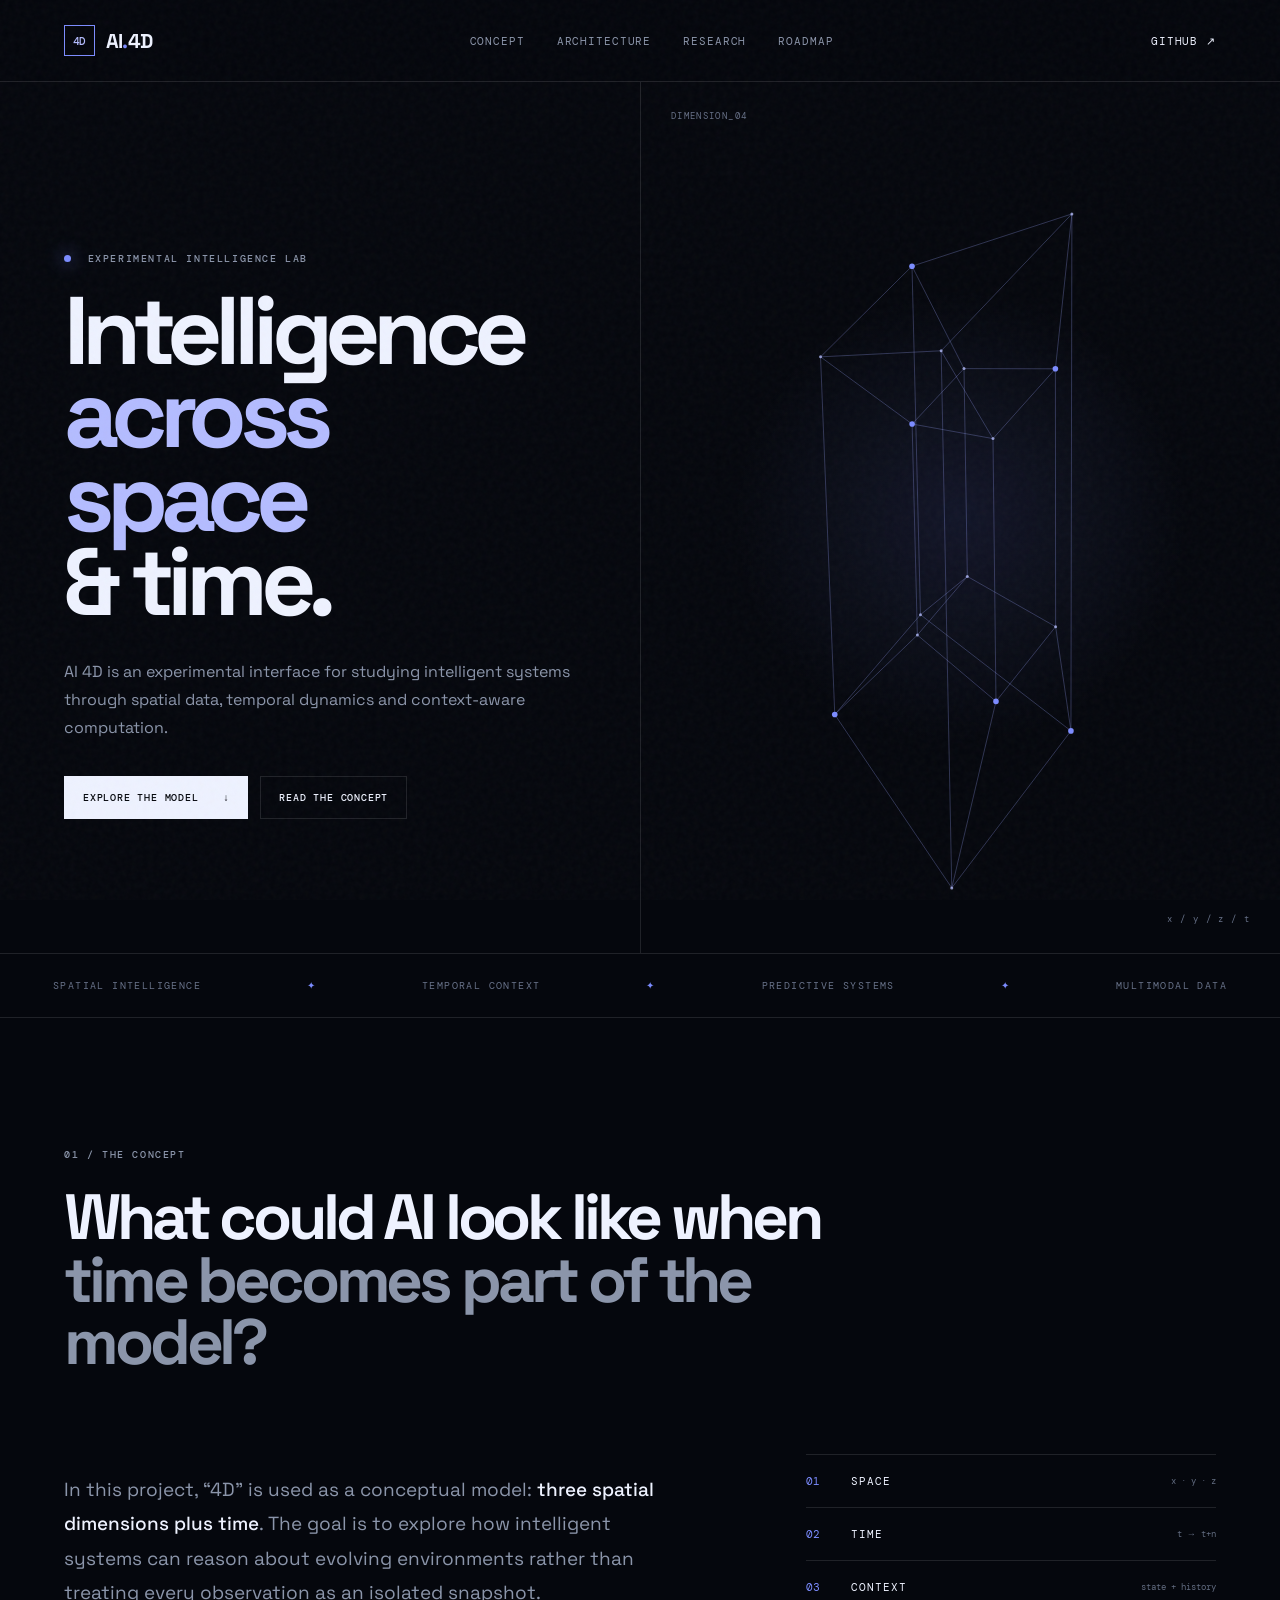
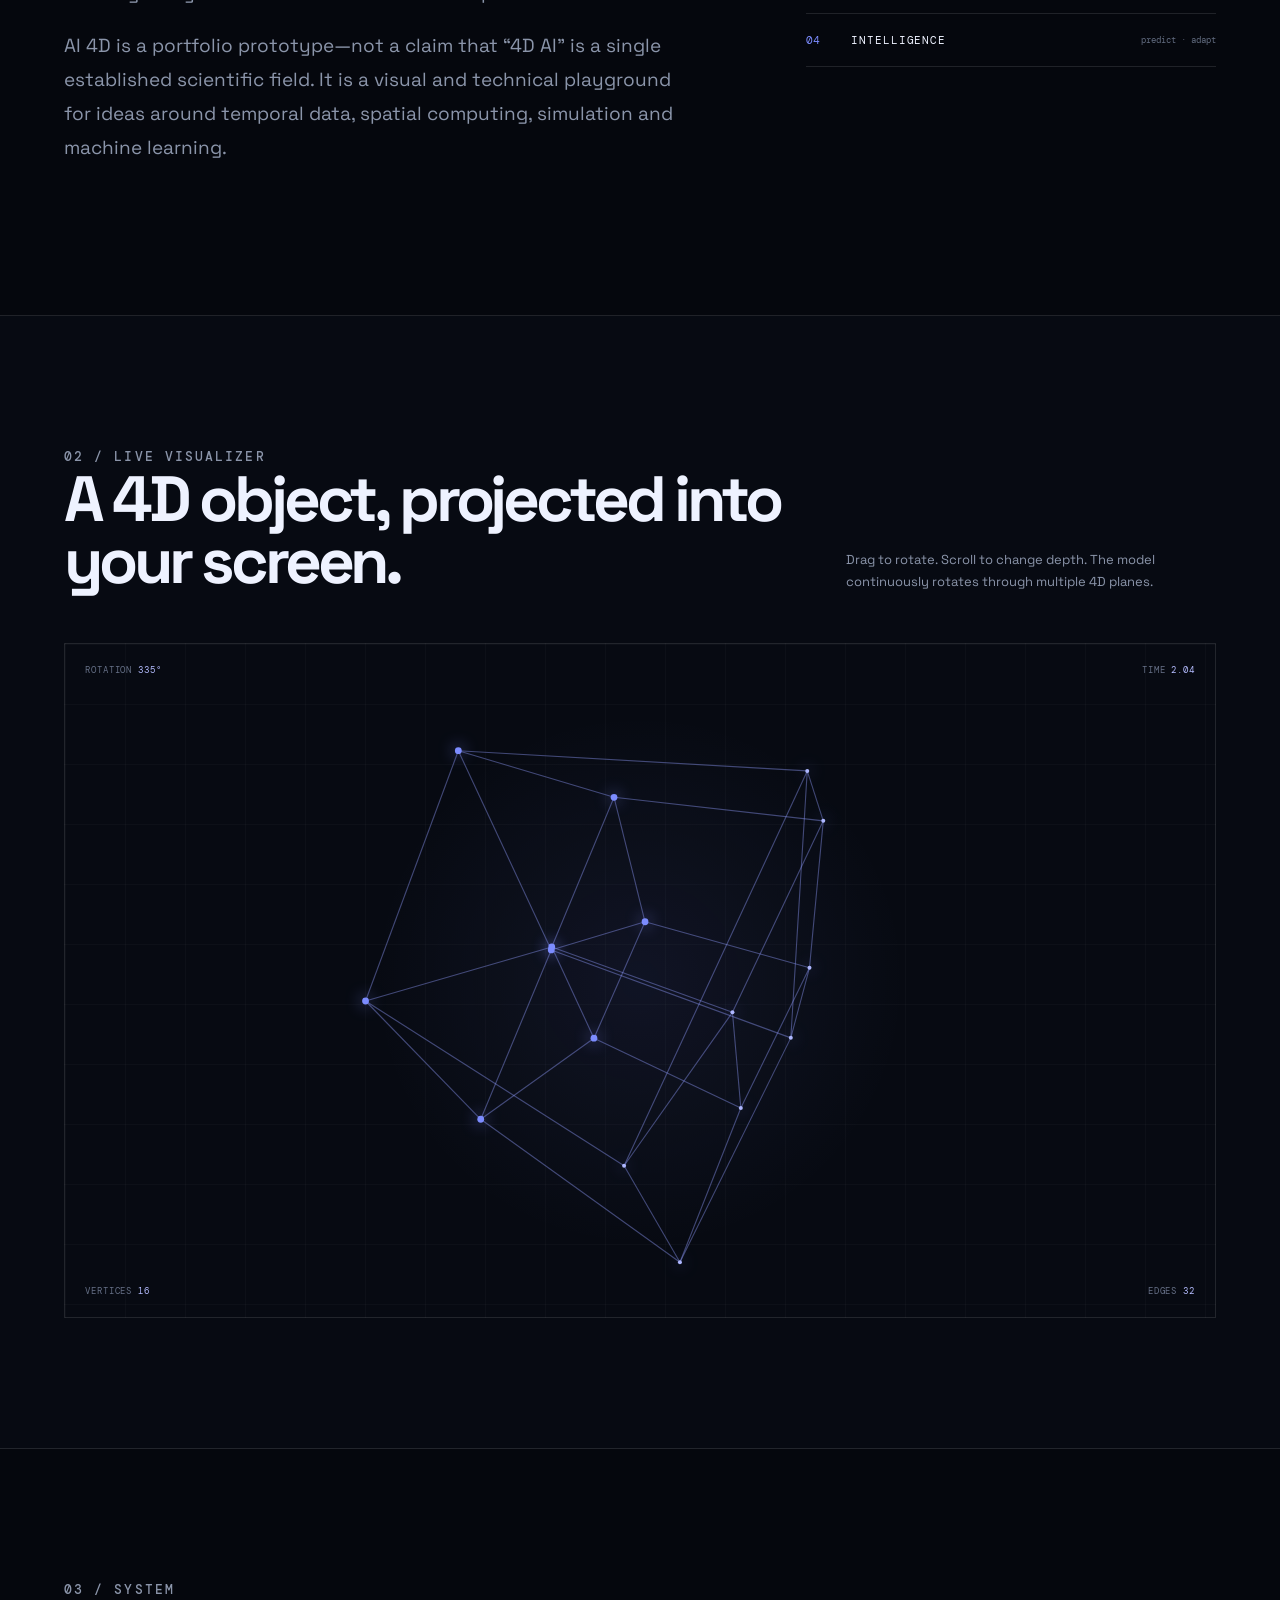
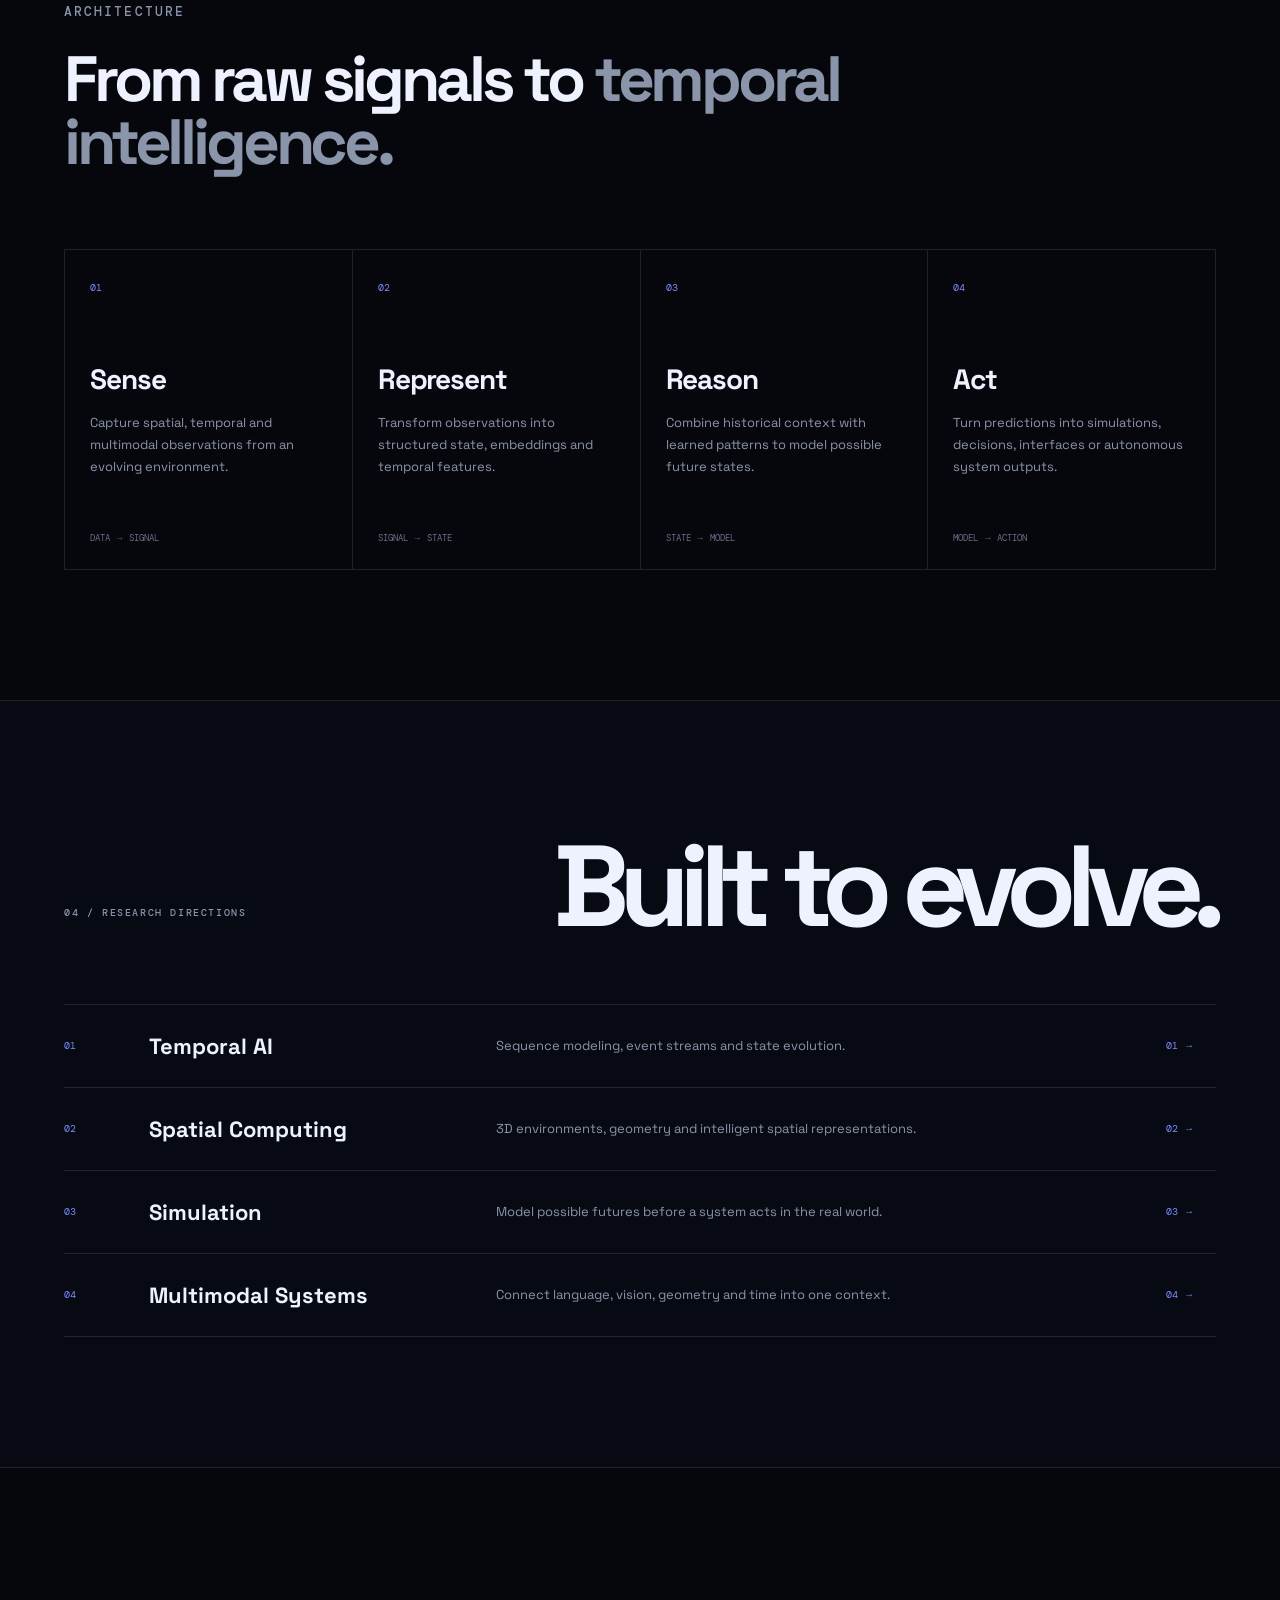
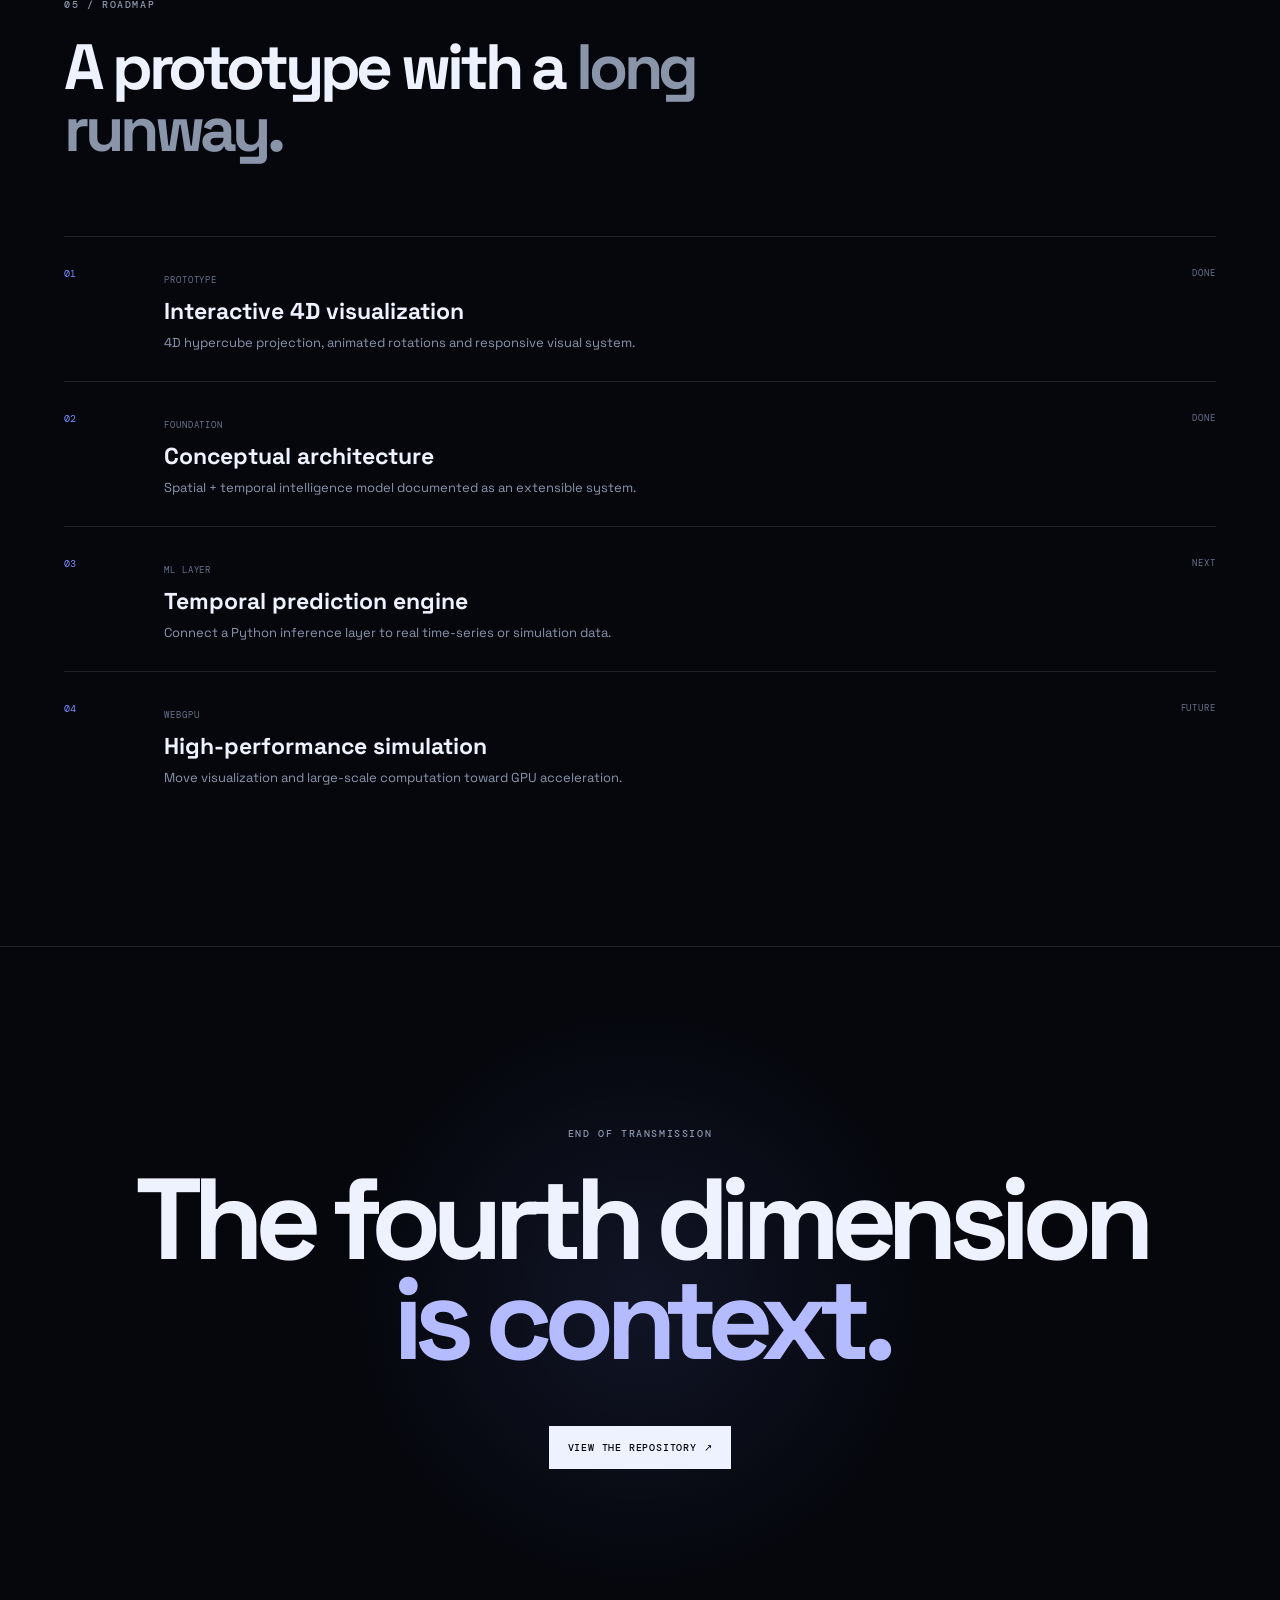
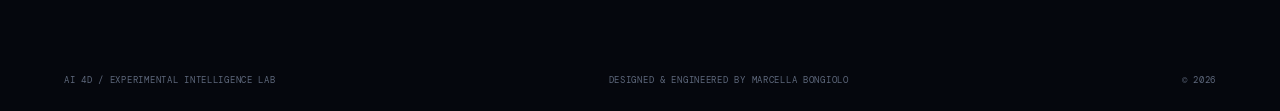
<file: index.html>
<!doctype html><html lang="pt-BR"><head><meta charset="utf-8"><meta name="viewport" content="width=device-width,initial-scale=1"><meta name="description" content="AI 4D — explorando inteligência artificial através de espaço, tempo e dados."><meta name="theme-color" content="#05070d"><title>AI 4D — Intelligence Across Space & Time</title><link rel="icon" href="assets/favicon.svg" type="image/svg+xml"><link rel="stylesheet" href="styles.css"></head><body><div class="noise"></div><header class="site-header"><a class="brand" href="#top"><span class="brand-mark">4D</span><span>AI<span class="brand-dot">.</span>4D</span></a><nav><a href="#concept">Concept</a><a href="#architecture">Architecture</a><a href="#research">Research</a><a href="#roadmap">Roadmap</a></nav><a class="header-link" href="https://github.com/marcellabongiolo/ai-4d" target="_blank" rel="noreferrer">GitHub ↗</a></header><main id="top"><section class="hero"><div class="hero-copy"><p class="eyebrow"><span></span> EXPERIMENTAL INTELLIGENCE LAB</p><h1>Intelligence<br><em>across space</em><br>&amp; time.</h1><p class="hero-text">AI 4D is an experimental interface for studying intelligent systems through spatial data, temporal dynamics and context-aware computation.</p><div class="hero-actions"><a class="button primary" href="#visualizer">Explore the model <span>↓</span></a><a class="button ghost" href="#concept">Read the concept</a></div></div><div class="hero-visual"><div class="visual-label top-left">DIMENSION_04</div><canvas id="tesseract" aria-label="Visualização interativa de um hipercubo 4D"></canvas><div class="visual-label bottom-right">x / y / z / t</div><div class="scanline"></div></div></section><section class="ticker"><span>SPATIAL INTELLIGENCE</span><i>✦</i><span>TEMPORAL CONTEXT</span><i>✦</i><span>PREDICTIVE SYSTEMS</span><i>✦</i><span>MULTIMODAL DATA</span></section><section id="concept" class="section concept"><div class="section-intro"><p class="eyebrow">01 / THE CONCEPT</p><h2>What could AI look like when <span>time becomes part of the model?</span></h2></div><div class="concept-grid"><div class="large-copy"><p>In this project, “4D” is used as a conceptual model: <strong>three spatial dimensions plus time</strong>. The goal is to explore how intelligent systems can reason about evolving environments rather than treating every observation as an isolated snapshot.</p><p>AI 4D is a portfolio prototype—not a claim that “4D AI” is a single established scientific field. It is a visual and technical playground for ideas around temporal data, spatial computing, simulation and machine learning.</p></div><div class="dimension-stack"><div class="dimension"><b>01</b><span>SPACE</span><small>x · y · z</small></div><div class="dimension"><b>02</b><span>TIME</span><small>t → t+n</small></div><div class="dimension"><b>03</b><span>CONTEXT</span><small>state + history</small></div><div class="dimension"><b>04</b><span>INTELLIGENCE</span><small>predict · adapt</small></div></div></div></section><section id="visualizer" class="section visualizer-section"><div class="section-heading"><div><p class="eyebrow">02 / LIVE VISUALIZER</p><h2>A 4D object, projected into your screen.</h2></div><p>Drag to rotate. Scroll to change depth. The model continuously rotates through multiple 4D planes.</p></div><div class="visualizer"><canvas id="modelCanvas"></canvas><div class="hud hud-a">ROTATION <strong id="rotationValue">0°</strong></div><div class="hud hud-b">TIME <strong id="timeValue">0.00</strong></div><div class="hud hud-c">VERTICES <strong>16</strong></div><div class="hud hud-d">EDGES <strong>32</strong></div></div></section><section id="architecture" class="section architecture"><div class="section-intro"><p class="eyebrow">03 / SYSTEM ARCHITECTURE</p><h2>From raw signals to <span>temporal intelligence.</span></h2></div><div class="architecture-grid"><article><span>01</span><h3>Sense</h3><p>Capture spatial, temporal and multimodal observations from an evolving environment.</p><code>DATA → SIGNAL</code></article><article><span>02</span><h3>Represent</h3><p>Transform observations into structured state, embeddings and temporal features.</p><code>SIGNAL → STATE</code></article><article><span>03</span><h3>Reason</h3><p>Combine historical context with learned patterns to model possible future states.</p><code>STATE → MODEL</code></article><article><span>04</span><h3>Act</h3><p>Turn predictions into simulations, decisions, interfaces or autonomous system outputs.</p><code>MODEL → ACTION</code></article></div></section><section id="research" class="section research"><div class="research-head"><p class="eyebrow">04 / RESEARCH DIRECTIONS</p><h2>Built to evolve.</h2></div><div class="research-list"><div><span>01</span><h3>Temporal AI</h3><p>Sequence modeling, event streams and state evolution.</p><b>01 →</b></div><div><span>02</span><h3>Spatial Computing</h3><p>3D environments, geometry and intelligent spatial representations.</p><b>02 →</b></div><div><span>03</span><h3>Simulation</h3><p>Model possible futures before a system acts in the real world.</p><b>03 →</b></div><div><span>04</span><h3>Multimodal Systems</h3><p>Connect language, vision, geometry and time into one context.</p><b>04 →</b></div></div></section><section id="roadmap" class="section roadmap"><div class="section-intro"><p class="eyebrow">05 / ROADMAP</p><h2>A prototype with a <span>long runway.</span></h2></div><div class="timeline"><div class="done"><span>01</span><div><small>PROTOTYPE</small><h3>Interactive 4D visualization</h3><p>4D hypercube projection, animated rotations and responsive visual system.</p></div><b>DONE</b></div><div class="done"><span>02</span><div><small>FOUNDATION</small><h3>Conceptual architecture</h3><p>Spatial + temporal intelligence model documented as an extensible system.</p></div><b>DONE</b></div><div><span>03</span><div><small>ML LAYER</small><h3>Temporal prediction engine</h3><p>Connect a Python inference layer to real time-series or simulation data.</p></div><b>NEXT</b></div><div><span>04</span><div><small>WEBGPU</small><h3>High-performance simulation</h3><p>Move visualization and large-scale computation toward GPU acceleration.</p></div><b>FUTURE</b></div></div></section><section class="closing"><p class="eyebrow">END OF TRANSMISSION</p><h2>The fourth dimension<br><em>is context.</em></h2><a class="button primary" href="https://github.com/marcellabongiolo/ai-4d" target="_blank" rel="noreferrer">View the repository ↗</a></section></main><footer><span>AI 4D / Experimental Intelligence Lab</span><span>Designed &amp; engineered by Marcella Bongiolo</span><span>© <span id="year"></span></span></footer><script src="script.js"></script></body></html>
</file>
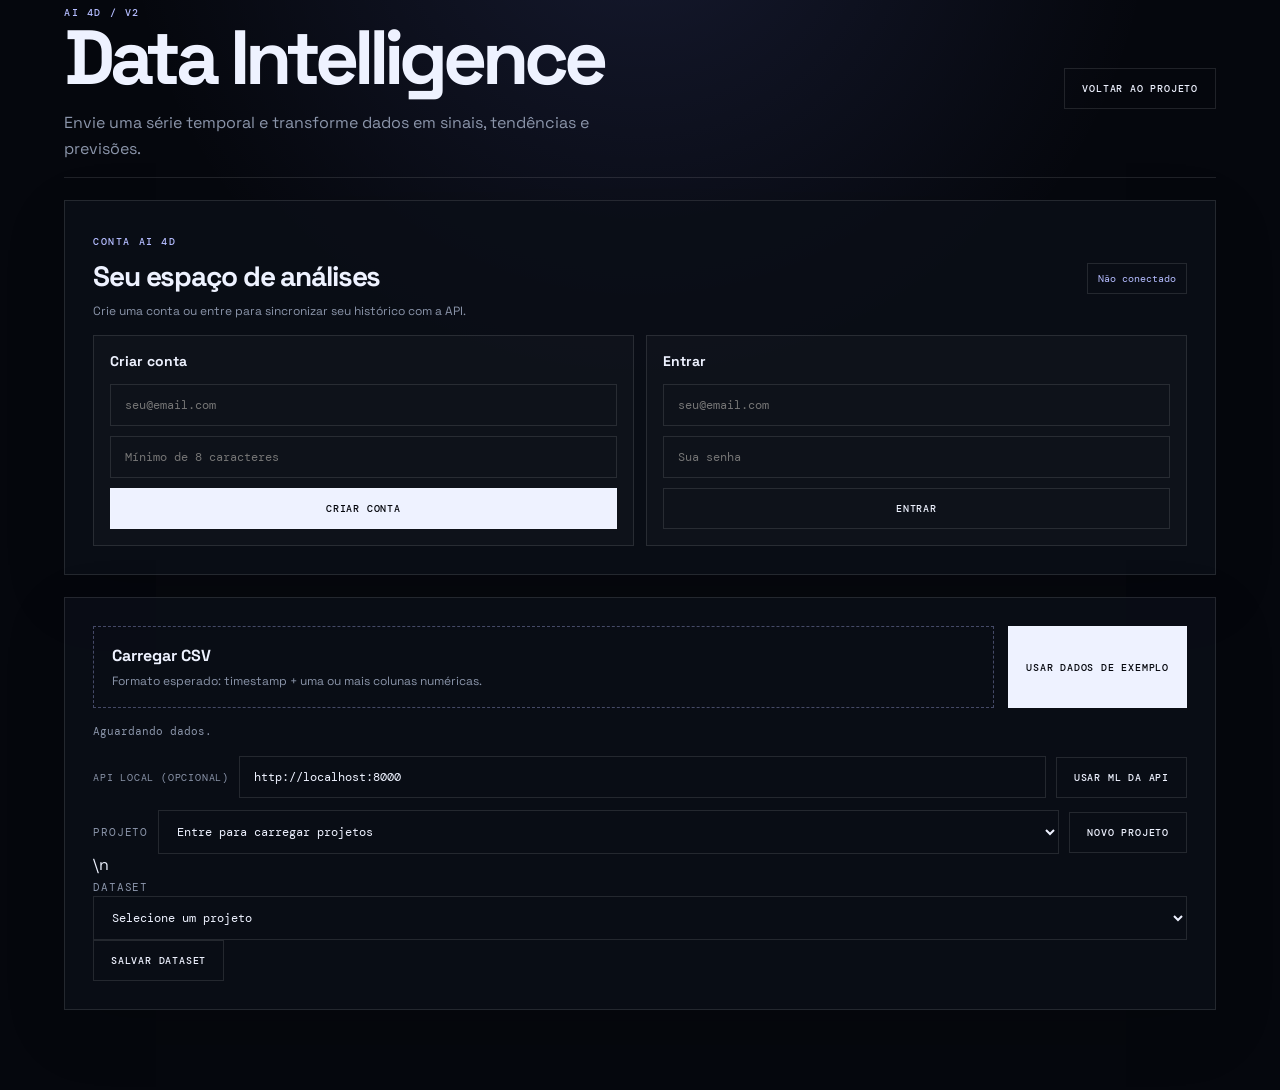
<file: app/index.html>
<!doctype html>
<html lang="pt-BR">
<head>
  <meta charset="utf-8">
  <meta name="viewport" content="width=device-width,initial-scale=1">
  <title>AI 4D — Data Intelligence</title>
  <link rel="stylesheet" href="app.css">
  <meta name="description" content="AI 4D V2 — análise temporal experimental de dados.">
</head>
<body>
  <main class="app-shell">
    <header class="app-header">
      <div><span class="eyebrow">AI 4D / V2</span><h1>Data Intelligence</h1><p>Envie uma série temporal e transforme dados em sinais, tendências e previsões.</p></div>
      <a class="button ghost" href="../index.html">Voltar ao projeto</a>
    </header>

    <section class="panel auth-panel">
      <div class="panel-heading relation-heading">
        <div><span class="eyebrow">CONTA AI 4D</span><h2>Seu espaço de análises</h2></div>
        <span id="authBadge" class="badge">Não conectado</span>
      </div>
      <p id="authStatus" class="relation-note">Crie uma conta ou entre para sincronizar seu histórico com a API.</p>
      <div class="auth-grid">
        <form id="registerForm" class="auth-form">
          <strong>Criar conta</strong>
          <input id="registerEmail" type="email" placeholder="seu@email.com" autocomplete="email" required>
          <input id="registerPassword" type="password" placeholder="Mínimo de 8 caracteres" minlength="8" maxlength="128" autocomplete="new-password" required>
          <button class="button" type="submit">Criar conta</button>
        </form>
        <form id="loginForm" class="auth-form">
          <strong>Entrar</strong>
          <input id="loginEmail" type="email" placeholder="seu@email.com" autocomplete="email" required>
          <input id="loginPassword" type="password" placeholder="Sua senha" maxlength="128" autocomplete="current-password" required>
          <button class="button ghost" type="submit">Entrar</button>
        </form>
      </div>
      <button id="logoutBtn" class="button ghost auth-logout hidden" type="button">Sair</button>
    </section>

    <section class="panel">
      <div class="upload-row">
        <label class="upload-box" for="csvInput"><strong>Carregar CSV</strong><span>Formato esperado: timestamp + uma ou mais colunas numéricas.</span></label>
        <input id="csvInput" type="file" accept=".csv,text/csv">
        <button id="sampleBtn" class="button">Usar dados de exemplo</button>
      </div>
      <p id="status" class="status">Aguardando dados.</p>
      <div class="api-row"><label for="apiUrl">API local (opcional)</label><input id="apiUrl" type="url" placeholder="http://localhost:8000"><button id="apiBtn" class="button ghost">Usar ML da API</button></div>
      <div class="project-row"><label for="projectSelect">Projeto</label><select id="projectSelect"><option value="">Entre para carregar projetos</option></select><button id="newProjectBtn" class="button ghost" type="button">Novo projeto</button></div>\n      <div class="dataset-row"><label for="datasetSelect">Dataset</label><select id="datasetSelect"><option value="">Selecione um projeto</option></select><button id="saveDatasetBtn" class="button ghost" type="button">Salvar dataset</button></div>
    </section>

    <section id="dashboard" class="dashboard hidden">
      <div class="metrics">
        <article class="metric"><span>Pontos</span><strong id="points">—</strong></article>
        <article class="metric"><span>Valor atual</span><strong id="current">—</strong></article>
        <article class="metric"><span>Tendência</span><strong id="trend">—</strong></article>
        <article class="metric"><span>Comportamento</span><strong id="behavior">—</strong></article>
        <article class="metric"><span>Próxima previsão</span><strong id="prediction">—</strong></article>
        <article class="metric"><span>Anomalias</span><strong id="anomalies">—</strong></article>
        <article class="metric"><span>MAE (ML)</span><strong id="mae">—</strong></article>
        <article class="metric"><span>RMSE (ML)</span><strong id="rmse">—</strong></article>
        <article class="metric"><span>Modelo</span><strong id="model">—</strong></article>
        <article class="metric"><span>Lags</span><strong id="lags">—</strong></article>
      </div>

      <div class="panel">
        <div class="panel-heading"><div><span class="eyebrow">ANÁLISE TEMPORAL</span><h2>Comportamento dos sinais</h2></div><span id="signalName" class="badge">—</span></div>
        <canvas id="chart" width="1100" height="420"></canvas>
        <div id="signalSummary" class="signal-summary"></div>
        <canvas id="multiChart" width="1100" height="300"></canvas>

        <div class="relationships">
          <div class="panel-heading relation-heading"><div><span class="eyebrow">RELAÇÕES</span><h2>Como os sinais se movem juntos</h2></div><span class="badge">Correlação</span></div>
          <p class="relation-note">A correlação descreve associação estatística entre sinais alinhados. Ela não demonstra causa e efeito.</p>
          <div id="relationshipList" class="relationship-list"></div>
        </div>

        <div class="lag-panel">
          <div class="panel-heading relation-heading"><div><span class="eyebrow">MOVIMENTO TEMPORAL</span><h2>Quando um sinal se move em relação ao outro</h2></div><span class="badge">Lag</span></div>
          <p class="relation-note">O lag indica um deslocamento temporal que maximiza a associação observada. É uma medida exploratória, não uma prova de causalidade.</p>
          <div id="lagList" class="lag-list"></div>
        </div>

        <div class="network-panel">
          <div class="panel-heading relation-heading"><div><span class="eyebrow">MAPA DE RELAÇÕES</span><h2>Rede dos sinais</h2></div><span class="badge">Grafo experimental</span></div>
          <p class="relation-note">Cada nó representa um sinal. As conexões mostram associações estatísticas; espessura maior significa maior correlação absoluta.</p>
          <canvas id="networkChart" width="1100" height="360"></canvas>
        </div>

        <div class="interpretation-panel">
          <div class="panel-heading relation-heading"><div><span class="eyebrow">INTERPRETAÇÃO AUTOMÁTICA</span><h2>O que os eventos significam</h2></div><span class="badge">Experimental</span></div>
          <p id="eventInterpretation" class="interpretation-lead">Aguardando análise.</p>
          <ul id="eventInterpretationList" class="interpretation-list"></ul>
          <p class="relation-note">Estas frases são geradas a partir das métricas calculadas pelo sistema. Elas descrevem padrões observados e não estabelecem causalidade.</p>
        </div>

        <div class="history-panel">\n          <div class="panel-heading relation-heading"><div><span class="eyebrow">HISTÓRICO & COMPARAÇÃO</span><h2>Como o comportamento mudou?</h2></div><span class="badge">2 períodos</span></div>\n          <p id="historyHeadline" class="interpretation-lead">Aguardando dados para comparar o período atual com o anterior.</p>\n          <div id="historySummary" class="history-summary"></div>\n          <div id="historyList" class="history-list"></div>\n          <p class="relation-note">A comparação divide os dados enviados em duas janelas. Ela descreve mudanças dentro deste arquivo e não representa histórico persistente de usuários.</p>\n        </div>\n\n        <div class="sessions-panel">
          <div class="panel-heading relation-heading"><div><span class="eyebrow">ANÁLISES SALVAS</span><h2>Seu histórico local</h2></div><span class="badge">Até 20</span></div>
          <p class="relation-note">Por padrão, as análises ficam neste navegador. Se você informar uma API no campo acima, poderá sincronizar a análise com o backend e recuperar o histórico persistido.</p>
          <div id="savedSessionSummary" class="session-summary"></div>
          <div id="savedSessionList" class="session-list"></div>
        </div>

        <div class="event-alert-panel">
          <div class="panel-heading relation-heading"><div><span class="eyebrow">SISTEMA DE ALERTAS</span><h2>Eventos que pedem atenção</h2></div><span class="badge">Experimental</span></div>
          <p class="relation-note">O sistema gera alertas a partir da relevância estimada dos eventos. Os alertas são informativos e não representam uma decisão ou diagnóstico automático.</p>
          <div id="eventAlertSummary" class="alert-summary"></div>
          <div id="eventAlertList" class="event-alert-list"></div>
        </div>

        <div class="event-score-panel">
          <div class="panel-heading relation-heading"><div><span class="eyebrow">RELEVÂNCIA DOS EVENTOS</span><h2>Quais eventos merecem atenção?</h2></div><span class="badge">Score 0–100</span></div>
          <p class="relation-note">A pontuação combina cobertura de sinais, concordância e intensidade relativa do movimento. É um indicador experimental, não uma decisão automática sobre importância no mundo real.</p>
          <div id="eventScoreSummary" class="score-summary"></div>
          <div id="eventScoreList" class="event-score-list"></div>
        </div>

        <div class="event-timeline-panel">
          <div class="panel-heading relation-heading"><div><span class="eyebrow">LINHA DO TEMPO</span><h2>História dos eventos</h2></div><span class="badge">Temporal</span></div>
          <p class="relation-note">Uma visão compacta das mudanças detectadas ao longo da série. Eventos sincronizados recebem destaque.</p>
          <div id="eventTimelineSummary" class="timeline-summary"></div>
          <div id="eventTimeline" class="event-timeline"></div>
        </div>

        <div class="sync-panel">
          <div class="panel-heading relation-heading"><div><span class="eyebrow">EVENTOS SINCRONIZADOS</span><h2>Mudanças que acontecem juntas</h2></div><span class="badge">Experimental</span></div>
          <p class="relation-note">O AI 4D procura pontos em que vários sinais mudam de direção na mesma janela temporal. Isso ajuda a encontrar eventos conjuntos, sem afirmar que um sinal causa o outro.</p>
          <div id="syncSummary" class="sync-summary"></div>
          <div id="syncList" class="sync-list"></div>
        </div>
      </div>

      <div class="insights">
        <article class="panel"><span class="eyebrow">SINAL</span><h2>O que encontramos</h2><p id="insight">—</p></article>
        <article class="panel"><span class="eyebrow">ANOMALIAS</span><h2>Detecção de desvios</h2><p id="anomalyInsight">Aguardando análise.</p><div id="anomalyTimeline" class="anomaly-timeline"><div class="timeline-step"><span>01</span><strong>Normal</strong><small>O sinal segue o padrão local.</small></div><div class="timeline-step"><span>02</span><strong>Mudança</strong><small>O comportamento começa a se afastar.</small></div><div class="timeline-step"><span>03</span><strong>Anomalia</strong><small>O desvio ultrapassa o limite estatístico.</small></div><div class="timeline-step"><span>04</span><strong>Impacto</strong><small>O sistema estima a direção do desvio.</small></div></div><div id="anomalyList" class="anomaly-list"></div></article>
        <article class="panel"><span class="eyebrow">PRÓXIMO PASSO</span><h2>Interpretação</h2><p id="nextStep">Este resultado é experimental e serve como baseline, não como garantia de previsão.</p></article>
      </div>
    </section>
  </main>
  <script src="auth.js?v=20261109-auth-scope"></script>
  <script src="app.js?v=20261109-startup"></script>
</body>
</html>
</file>
<file: styles.css>
@import url('https://fonts.googleapis.com/css2?family=DM+Mono:wght@400;500&family=Space+Grotesk:wght@400;500;600;700&display=swap');:root{--bg:#05070d;--panel:#0b0f18;--text:#eef2ff;--muted:#8b95aa;--line:rgba(255,255,255,.11);--accent:#7c8cff;--accent2:#b4bcff}*{box-sizing:border-box}html{scroll-behavior:smooth}body{margin:0;background:var(--bg);color:var(--text);font-family:"Space Grotesk",system-ui,sans-serif;overflow-x:hidden}.noise{position:fixed;inset:0;pointer-events:none;opacity:.035;z-index:20;background-image:url("data:image/svg+xml,%3Csvg viewBox='0 0 180 180' xmlns='http://www.w3.org/2000/svg'%3E%3Cfilter id='n'%3E%3CfeTurbulence type='fractalNoise' baseFrequency='.9' numOctaves='4' stitchTiles='stitch'/%3E%3C/filter%3E%3Crect width='100%25' height='100%25' filter='url(%23n)'/%3E%3C/svg%3E")}.site-header{height:82px;border-bottom:1px solid var(--line);display:flex;align-items:center;justify-content:space-between;padding:0 5vw;position:sticky;top:0;background:rgba(5,7,13,.82);backdrop-filter:blur(18px);z-index:10}.brand{display:flex;align-items:center;gap:11px;color:var(--text);text-decoration:none;font-weight:700;letter-spacing:-.04em;font-size:20px}.brand-mark{display:grid;place-items:center;width:31px;height:31px;border:1px solid var(--accent);font:500 11px "DM Mono";color:var(--accent2)}.brand-dot{color:var(--accent)}nav{display:flex;gap:32px}nav a,.header-link{font:400 11px "DM Mono";letter-spacing:.08em;text-transform:uppercase;color:var(--muted);text-decoration:none;transition:.25s}.header-link{color:var(--text)}nav a:hover,.header-link:hover{color:var(--accent2)}.hero{min-height:calc(100vh - 82px);display:grid;grid-template-columns:1fr 1fr;border-bottom:1px solid var(--line)}.hero-copy{padding:12vh 5vw 8vh;display:flex;flex-direction:column;justify-content:center}.eyebrow{font:500 10px "DM Mono";letter-spacing:.16em;color:var(--muted);margin:0 0 25px}.eyebrow span{display:inline-block;width:7px;height:7px;border-radius:50%;background:var(--accent);box-shadow:0 0 18px var(--accent);margin-right:9px}.hero h1{font-size:clamp(60px,7.5vw,128px);line-height:.87;letter-spacing:-.075em;margin:0}.hero h1 em,.closing em{font-style:normal;color:var(--accent2)}.hero-text{max-width:570px;color:var(--muted);font-size:16px;line-height:1.75;margin:34px 0}.hero-actions{display:flex;gap:12px;flex-wrap:wrap}.button{display:inline-flex;align-items:center;gap:25px;padding:14px 18px;border:1px solid var(--line);text-decoration:none;color:var(--text);font:500 10px "DM Mono";letter-spacing:.08em;text-transform:uppercase;transition:.25s}.button.primary{background:var(--text);color:var(--bg);border-color:var(--text)}.button:hover{transform:translateY(-2px);border-color:var(--accent)}.hero-visual{position:relative;border-left:1px solid var(--line);overflow:hidden;background:radial-gradient(circle at 50% 50%,rgba(124,140,255,.11),transparent 42%)}#tesseract{width:100%;height:100%;min-height:600px;display:block}.visual-label{position:absolute;font:9px "DM Mono";letter-spacing:.15em;color:#667087}.top-left{top:28px;left:30px}.bottom-right{right:30px;bottom:28px}.scanline{position:absolute;left:0;right:0;height:1px;background:linear-gradient(90deg,transparent,var(--accent),transparent);opacity:.3;animation:scan 5s linear infinite}@keyframes scan{0%{top:0}100%{top:100%}}.ticker{height:64px;border-bottom:1px solid var(--line);display:flex;align-items:center;justify-content:space-around;overflow:hidden;white-space:nowrap;color:#687289;font:10px "DM Mono";letter-spacing:.14em}.ticker i{color:var(--accent);font-style:normal}.section{padding:130px 5vw;border-bottom:1px solid var(--line)}.section-intro{max-width:850px}.section h2{font-size:clamp(38px,5vw,76px);line-height:.98;letter-spacing:-.065em;margin:0}.section h2 span{color:var(--muted)}.concept-grid{display:grid;grid-template-columns:1.2fr .8fr;gap:10vw;margin-top:80px}.large-copy{max-width:680px;color:var(--muted);font-size:19px;line-height:1.8}.large-copy strong{color:var(--text);font-weight:500}.dimension-stack{border-top:1px solid var(--line)}.dimension{display:grid;grid-template-columns:45px 1fr auto;align-items:center;padding:19px 0;border-bottom:1px solid var(--line);font:11px "DM Mono"}.dimension b{color:var(--accent);font-weight:400}.dimension span{letter-spacing:.08em}.dimension small{color:#626c80}.visualizer-section{background:#070a12}.section-heading{display:flex;justify-content:space-between;gap:40px;align-items:end;margin-bottom:50px}.section-heading p{max-width:370px;color:var(--muted);font-size:13px;line-height:1.7;margin:0}.visualizer{height:min(75vh,720px);min-height:500px;border:1px solid var(--line);position:relative;background:radial-gradient(circle,rgba(124,140,255,.08),transparent 40%),linear-gradient(rgba(255,255,255,.025) 1px,transparent 1px),linear-gradient(90deg,rgba(255,255,255,.025) 1px,transparent 1px);background-size:auto,60px 60px,60px 60px;overflow:hidden}#modelCanvas{width:100%;height:100%;display:block;cursor:grab}.hud{position:absolute;color:#667087;font:9px "DM Mono";letter-spacing:.1em}.hud strong{color:var(--accent2);font-weight:400}.hud-a{top:20px;left:20px}.hud-b{top:20px;right:20px}.hud-c{bottom:20px;left:20px}.hud-d{bottom:20px;right:20px}.architecture-grid{display:grid;grid-template-columns:repeat(4,1fr);margin-top:75px;border-top:1px solid var(--line);border-left:1px solid var(--line)}.architecture article{min-height:320px;padding:25px;border-right:1px solid var(--line);border-bottom:1px solid var(--line);position:relative}.architecture article span{font:10px "DM Mono";color:var(--accent)}.architecture h3{font-size:28px;letter-spacing:-.04em;margin:65px 0 15px}.architecture p{font-size:13px;line-height:1.7;color:var(--muted);max-width:230px}.architecture code{position:absolute;bottom:25px;left:25px;color:#667087;font:9px "DM Mono"}.research{background:#070a12}.research-head{display:flex;justify-content:space-between;align-items:end;margin-bottom:60px}.research-head h2{font-size:clamp(60px,9vw,140px);letter-spacing:-.09em}.research-list{border-top:1px solid var(--line)}.research-list>div{display:grid;grid-template-columns:60px 1fr 2fr 50px;align-items:center;gap:25px;padding:27px 0;border-bottom:1px solid var(--line)}.research-list span,.research-list b{font:10px "DM Mono";color:var(--accent)}.research-list h3{margin:0;font-size:22px}.research-list p{margin:0;color:var(--muted);font-size:13px}.roadmap .timeline{margin-top:75px}.timeline>div{display:grid;grid-template-columns:70px 1fr 70px;gap:30px;padding:30px 0;border-top:1px solid var(--line)}.timeline>div>span{font:10px "DM Mono";color:var(--accent)}.timeline small,.timeline b{font:9px "DM Mono";color:#687289;letter-spacing:.1em}.timeline h3{margin:8px 0;font-size:23px}.timeline p{margin:0;color:var(--muted);font-size:13px}.timeline b{justify-self:end}.closing{text-align:center;padding:180px 5vw;background:radial-gradient(circle at center,rgba(124,140,255,.1),transparent 40%)}.closing h2{font-size:clamp(60px,9vw,150px);line-height:.87;letter-spacing:-.08em;margin:0 0 55px}.closing .eyebrow{margin-bottom:30px}footer{display:flex;justify-content:space-between;padding:25px 5vw;color:#5e687c;font:9px "DM Mono";letter-spacing:.08em;text-transform:uppercase}@media(max-width:900px){nav{display:none}.hero{grid-template-columns:1fr}.hero-visual{border-left:0;border-top:1px solid var(--line)}#tesseract{min-height:480px}.concept-grid{grid-template-columns:1fr;gap:55px}.architecture-grid{grid-template-columns:1fr 1fr}.research-head{display:block}.research-head h2{margin-top:25px}.research-list>div{grid-template-columns:35px 1fr 35px}.research-list p{display:none}.section{padding:90px 5vw}}@media(max-width:560px){.site-header{padding:0 20px}.header-link{display:none}.hero-copy{padding:90px 20px}.hero h1{font-size:17vw}.hero-text{font-size:14px}.hero-visual{min-height:470px}.section{padding:80px 20px}.architecture-grid{grid-template-columns:1fr}.architecture article{min-height:260px}.research-list>div{grid-template-columns:30px 1fr 30px}.research-list h3{font-size:18px}.timeline>div{grid-template-columns:35px 1fr;gap:18px}.timeline>div>b{grid-column:2;justify-self:start}.closing{padding:120px 20px}footer{padding:25px 20px;display:block;line-height:2.3}.ticker{justify-content:flex-start;gap:20px;padding:0 20px}.ticker i{display:none}}
</file>
<file: app/app.css>
@import url('https://fonts.googleapis.com/css2?family=DM+Mono:wght@400;500&family=Space+Grotesk:wght@400;500;600;700&display=swap');:root{--bg:#05070d;--panel:#0b0f18;--text:#eef2ff;--muted:#8b95aa;--line:rgba(255,255,255,.11);--accent:#7c8cff;--accent2:#b4bcff}*{box-sizing:border-box}body{margin:0;background:radial-gradient(circle at 50% -10%,rgba(124,140,255,.14),transparent 38%),var(--bg);color:var(--text);font-family:"Space Grotesk",system-ui,sans-serif}.app-shell{max-width:1280px;margin:auto;padding:0 5vw 80px}.app-header{min-height:170px;border-bottom:1px solid var(--line);display:flex;align-items:center;justify-content:space-between;gap:30px}.app-header h1{font-size:clamp(42px,6vw,78px);line-height:.95;letter-spacing:-.065em;margin:0}.app-header p{color:var(--muted);max-width:600px;line-height:1.6}.eyebrow{font:500 10px "DM Mono";letter-spacing:.16em;color:var(--accent2);text-transform:uppercase}.button{display:inline-flex;align-items:center;justify-content:center;padding:13px 17px;border:1px solid var(--line);background:var(--text);color:var(--bg);text-decoration:none;font:500 10px "DM Mono";letter-spacing:.08em;text-transform:uppercase;cursor:pointer;transition:.2s}.button:hover{transform:translateY(-2px);border-color:var(--accent)}.button.ghost{background:transparent;color:var(--text)}.panel{border:1px solid var(--line);background:rgba(11,15,24,.78);padding:28px;margin-top:22px;box-shadow:0 20px 60px rgba(0,0,0,.12)}.upload-row{display:flex;gap:14px;align-items:stretch;flex-wrap:wrap}.upload-box{border:1px dashed rgba(180,188,255,.35);padding:18px;display:flex;flex-direction:column;gap:7px;min-width:280px;flex:1;cursor:pointer}.upload-box span{font-size:12px;color:var(--muted)}input[type=file]{display:none}.status{font:11px "DM Mono";color:var(--muted);margin:16px 0 0}.dashboard.hidden{display:none}.metrics{display:grid;grid-template-columns:repeat(4,1fr);gap:12px;margin-top:22px}.metric{border:1px solid var(--line);padding:22px;background:rgba(11,15,24,.65)}.metric span{display:block;color:var(--muted);font:10px "DM Mono";text-transform:uppercase;letter-spacing:.1em}.metric strong{display:block;font-size:28px;margin-top:18px;letter-spacing:-.04em}.panel-heading{display:flex;justify-content:space-between;align-items:end;gap:20px;margin-bottom:22px}.panel h2{font-size:28px;letter-spacing:-.04em;margin:8px 0 0}.badge{font:10px "DM Mono";padding:8px 10px;border:1px solid var(--line);color:var(--accent2)}canvas{width:100%;height:420px;display:block}.insights{display:grid;grid-template-columns:repeat(3,1fr);gap:12px}.insights p{color:var(--muted);line-height:1.75}.hidden{display:none}@media(max-width:800px){.app-header{display:block;padding:55px 0}.app-header .button{margin-top:20px}.metrics{grid-template-columns:1fr 1fr}.insights{grid-template-columns:1fr}}@media(max-width:520px){.app-shell{padding:0 20px 50px}.metrics{grid-template-columns:1fr}.panel{padding:20px}.upload-box{min-width:100%}canvas{height:300px}}.api-row{display:flex;gap:10px;align-items:center;flex-wrap:wrap;margin-top:18px}.api-row label{font:10px "DM Mono";color:var(--muted);text-transform:uppercase;letter-spacing:.08em}.api-row input{flex:1;min-width:240px;padding:12px 14px;background:transparent;border:1px solid var(--line);color:var(--text);font:12px "DM Mono"}
.anomaly-timeline{display:grid;grid-template-columns:repeat(4,1fr);gap:8px;margin-top:22px}
.timeline-step{border:1px solid var(--line);padding:14px;background:rgba(255,255,255,.025)}
.timeline-step span{display:block;font:10px "DM Mono";color:var(--accent2);margin-bottom:12px}
.timeline-step strong{display:block;font-size:14px}
.timeline-step small{display:block;color:var(--muted);line-height:1.5;margin-top:7px}
@media(max-width:800px){.anomaly-timeline{grid-template-columns:1fr 1fr}}
@media(max-width:520px){.anomaly-timeline{grid-template-columns:1fr}}

.timeline-step{opacity:.55;transition:opacity .2s,transform .2s,border-color .2s}
.timeline-step.active{opacity:1;transform:translateY(-2px);border-color:rgba(114,230,255,.45)}
.anomaly-list{margin-top:16px;display:grid;gap:8px;max-height:180px;overflow:auto}
.anomaly-event{display:flex;gap:10px;align-items:flex-start;padding:10px 0;border-top:1px solid var(--line)}
.anomaly-dot{width:7px;height:7px;border-radius:50%;background:#ff6b8a;margin-top:6px;flex:0 0 auto}
.anomaly-event strong{display:block;font:12px "DM Mono";letter-spacing:.02em}
.anomaly-event small{display:block;color:var(--muted);margin-top:3px;line-height:1.4}
.anomaly-empty{color:var(--muted);font-size:13px;padding-top:10px}

.signal-summary{display:grid;grid-template-columns:repeat(auto-fit,minmax(160px,1fr));gap:8px;margin-top:14px}
.signal-card{border:1px solid var(--line);padding:12px;background:rgba(255,255,255,.025)}
.signal-card strong{display:block;margin:6px 0;font-size:15px}
.signal-card small{color:var(--muted);font:10px "DM Mono"}
#multiChart{height:300px;margin-top:12px;border-top:1px solid var(--line);padding-top:8px}

.relationships{margin-top:24px;border-top:1px solid var(--line);padding-top:24px}
.relation-heading{margin-bottom:8px}
.relation-note{color:var(--muted);font-size:12px;line-height:1.6;margin:0 0 14px}
.relationship-list{display:grid;grid-template-columns:repeat(auto-fit,minmax(220px,1fr));gap:8px}
.relationship-card{border:1px solid var(--line);padding:14px;background:rgba(255,255,255,.025)}
.relationship-card strong{display:block;font-size:26px;margin-top:7px}
.relationship-card p{color:var(--muted);font:10px "DM Mono";line-height:1.5;margin:8px 0 0}
.relation-empty{color:var(--muted);font-size:13px;padding:12px 0}

.lag-panel{margin-top:22px;padding-top:20px;border-top:1px solid var(--line)}
.lag-panel h3{font-size:20px;margin:7px 0 5px}
.lag-list{display:grid;grid-template-columns:repeat(auto-fit,minmax(220px,1fr));gap:8px}
.lag-card{border:1px solid var(--line);padding:14px;background:rgba(255,255,255,.025)}
.lag-card strong{display:block;font-size:22px;margin:7px 0}
.lag-card small{display:block;color:var(--muted);font:10px "DM Mono";line-height:1.5}

.network-panel{margin-top:24px;padding-top:24px;border-top:1px solid var(--line)}
.network-panel h2{margin-top:7px}
#networkChart{height:360px;margin-top:8px}

.sync-panel{margin-top:24px;padding-top:24px;border-top:1px solid var(--line)}
.sync-summary{display:grid;grid-template-columns:repeat(3,1fr);gap:8px;margin:12px 0}
.sync-stat{border:1px solid var(--line);padding:14px;background:rgba(255,255,255,.025)}
.sync-stat strong{display:block;font-size:24px}
.sync-stat span{display:block;color:var(--muted);font:10px "DM Mono";margin-top:5px}
.sync-list{display:grid;gap:8px}
.sync-card{display:flex;gap:14px;align-items:center;border:1px solid var(--line);padding:14px;background:rgba(255,255,255,.025)}
.sync-marker{font:500 12px "DM Mono";color:var(--accent2);min-width:28px}
.sync-card strong{display:block;font-size:14px}
.sync-card span{display:block;color:var(--text);font:11px "DM Mono";margin-top:5px}
.sync-card small{display:block;color:var(--muted);font:10px "DM Mono";margin-top:5px}
@media(max-width:520px){.sync-summary{grid-template-columns:1fr}}

.event-timeline-panel{margin-top:24px;padding-top:24px;border-top:1px solid var(--line)}
.timeline-summary{display:grid;grid-template-columns:repeat(4,1fr);gap:8px;margin:12px 0}
.timeline-stat{border:1px solid var(--line);padding:14px;background:rgba(255,255,255,.025)}
.timeline-stat strong{display:block;font-size:23px}
.timeline-stat span{display:block;color:var(--muted);font:10px "DM Mono";margin-top:5px}
.event-timeline{position:relative;margin-top:14px;padding-left:22px;display:grid;gap:7px}
.event-timeline:before{content:"";position:absolute;left:7px;top:5px;bottom:5px;width:1px;background:var(--line)}
.event-timeline-item{position:relative;display:flex;gap:12px;align-items:center;border:1px solid var(--line);padding:11px 13px;background:rgba(255,255,255,.025)}
.event-timeline-item:before{content:"";position:absolute;left:-19px;width:7px;height:7px;border-radius:50%;background:var(--muted)}
.event-timeline-item.sync{border-color:rgba(114,230,255,.35);background:rgba(114,230,255,.045)}
.event-timeline-item.sync:before{background:#72e6ff}
.event-timeline-item>span{font:10px "DM Mono";color:var(--accent2);min-width:22px}
.event-timeline-item strong{display:block;font-size:13px}
.event-timeline-item small{display:block;color:var(--muted);font:10px "DM Mono";margin-top:4px;line-height:1.4}
@media(max-width:800px){.timeline-summary{grid-template-columns:1fr 1fr}}
@media(max-width:520px){.timeline-summary{grid-template-columns:1fr}}

.interpretation-panel{margin-top:24px;padding-top:24px;border-top:1px solid var(--line)}
.interpretation-lead{font-size:19px;line-height:1.55;color:var(--text);max-width:850px}
.interpretation-list{display:grid;gap:8px;margin:16px 0 0;padding:0;list-style:none}
.interpretation-list li{border-left:2px solid var(--accent);padding:11px 14px;background:rgba(124,140,255,.045);color:var(--muted);font:11px "DM Mono";line-height:1.55}

.event-score-panel{margin-top:24px;padding-top:24px;border-top:1px solid var(--line)}
.score-summary{display:grid;grid-template-columns:repeat(3,1fr);gap:8px;margin:12px 0}
.score-stat{border:1px solid var(--line);padding:14px;background:rgba(255,255,255,.025)}
.score-stat strong{display:block;font-size:24px}
.score-stat span{display:block;color:var(--muted);font:10px "DM Mono";margin-top:5px}
.event-score-list{display:grid;gap:8px}
.event-score-card{display:flex;justify-content:space-between;gap:18px;align-items:center;border:1px solid var(--line);padding:14px;background:rgba(255,255,255,.025)}
.event-score-card strong{display:block;font-size:24px;margin-top:5px}
.event-score-card b{display:block;font-size:13px}
.event-score-card small{display:block;color:var(--muted);font:10px "DM Mono";margin-top:5px;line-height:1.5}
@media(max-width:520px){.score-summary{grid-template-columns:1fr}.event-score-card{display:block}}

.event-alert-panel{margin-top:24px;padding-top:24px;border-top:1px solid var(--line)}
.alert-summary{display:grid;grid-template-columns:repeat(3,1fr);gap:8px;margin:12px 0}
.alert-stat{border:1px solid var(--line);padding:14px;background:rgba(255,255,255,.025)}
.alert-stat strong{display:block;font-size:24px}.alert-stat span{display:block;color:var(--muted);font:10px "DM Mono";margin-top:5px}
.event-alert-list{display:grid;gap:8px}.event-alert-card{display:flex;gap:13px;align-items:center;border:1px solid var(--line);padding:14px;background:rgba(255,255,255,.025)}
.event-alert-card.alta{border-color:rgba(255,107,138,.4)}.event-alert-card.média{border-color:rgba(180,188,255,.35)}
.alert-icon{width:25px;height:25px;border:1px solid var(--line);display:grid;place-items:center;font:12px "DM Mono";color:var(--accent2)}
.event-alert-card strong{display:block;font-size:13px;line-height:1.4}.event-alert-card small{display:block;color:var(--muted);font:10px "DM Mono";margin-top:5px}
@media(max-width:520px){.alert-summary{grid-template-columns:1fr}}

.history-panel{margin-top:24px;padding-top:24px;border-top:1px solid var(--line)}
.history-summary{display:grid;grid-template-columns:repeat(4,1fr);gap:8px;margin:12px 0}
.history-stat{border:1px solid var(--line);padding:14px;background:rgba(255,255,255,.025)}
.history-stat span{display:block;color:var(--muted);font:10px "DM Mono";text-transform:uppercase;letter-spacing:.06em}
.history-stat strong{display:block;font-size:18px;margin-top:9px}
.history-stat small{display:block;color:var(--accent2);font:10px "DM Mono";margin-top:6px}
.history-list{display:grid;grid-template-columns:1fr 1fr;gap:8px;margin-top:8px}
.history-window{border:1px solid var(--line);padding:14px;background:rgba(255,255,255,.025)}
.history-window strong{display:block;font-size:18px;margin-top:7px}
.history-window small{display:block;color:var(--muted);font:10px "DM Mono";margin-top:5px}
@media(max-width:900px){.history-summary{grid-template-columns:1fr 1fr}}
@media(max-width:520px){.history-summary,.history-list{grid-template-columns:1fr}}

.sessions-panel{margin-top:24px;padding-top:24px;border-top:1px solid var(--line)}
.session-summary{display:grid;grid-template-columns:1fr 1fr auto;gap:8px;margin:12px 0}
.session-stat{border:1px solid var(--line);padding:14px;background:rgba(255,255,255,.025)}
.session-stat strong{display:block;font-size:24px}.session-stat span{display:block;color:var(--muted);font:10px "DM Mono";margin-top:5px}
.session-summary .button{min-height:100%}
.session-list{display:grid;gap:8px}
.session-card{display:flex;justify-content:space-between;gap:18px;align-items:center;border:1px solid var(--line);padding:14px;background:rgba(255,255,255,.025)}
.session-card strong{display:block;font-size:16px;margin-top:6px}.session-card small{display:block;color:var(--muted);font:10px "DM Mono";margin-top:6px}
.session-metrics{text-align:right}.session-metrics b{display:block;font-size:13px}.session-metrics span{display:block;color:var(--muted);font:10px "DM Mono";margin-top:6px}
@media(max-width:700px){.session-summary{grid-template-columns:1fr 1fr}.session-summary .button{grid-column:1/-1}.session-card{display:block}.session-metrics{text-align:left;margin-top:12px}}
@media(max-width:520px){.session-summary{grid-template-columns:1fr}}


.auth-panel{margin-top:22px}.auth-grid{display:grid;grid-template-columns:1fr 1fr;gap:12px}.auth-form{border:1px solid var(--line);padding:16px;display:grid;gap:10px;background:rgba(255,255,255,.02)}.auth-form strong{font-size:14px;margin-bottom:4px}.auth-form input{width:100%;padding:12px 14px;background:transparent;border:1px solid var(--line);color:var(--text);font:12px "DM Mono"}.auth-logout{margin-top:10px}.auth-panel .hidden{display:none!important}@media(max-width:700px){.auth-grid{grid-template-columns:1fr}}

.project-row{display:grid;grid-template-columns:auto 1fr auto;gap:10px;align-items:center;margin-top:12px}.project-row label{font:11px "DM Mono";text-transform:uppercase;letter-spacing:.08em;color:var(--muted)}.project-row select{width:100%;padding:12px 14px;background:transparent;border:1px solid var(--line);color:var(--text);font:12px "DM Mono"}@media(max-width:700px){.project-row{grid-template-columns:1fr}.project-row select{width:100%}}\n.dataset-row{display:grid;grid-template-columns:auto 1fr auto;gap:10px;align-items:center;margin-top:10px}.dataset-row label{font:11px "DM Mono";text-transform:uppercase;letter-spacing:.08em;color:var(--muted)}.dataset-row select{width:100%;padding:12px 14px;background:transparent;border:1px solid var(--line);color:var(--text);font:12px "DM Mono"}@media(max-width:700px){.dataset-row{grid-template-columns:1fr}.dataset-row select{width:100%}}\n
</file>
